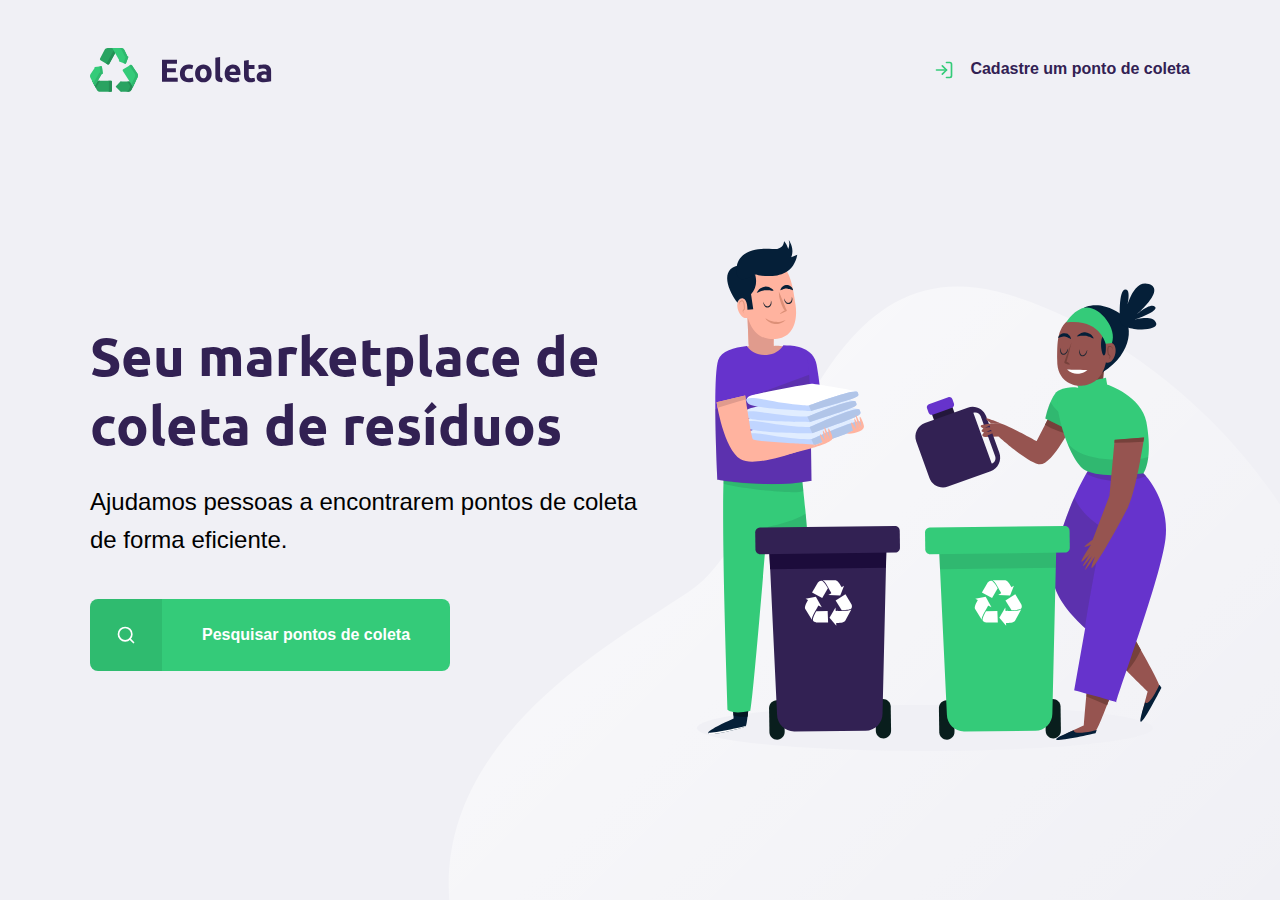
<file: index.html>
<!DOCTYPE html>
<html lang="pt_br">
  <head>
    <meta charset="UTF-8" />

    <meta http-equiv="X-UA-Compatible" content="IE=edge" />

    <meta name="viewport" content="width=device-width, initial-scale=1.0" />

    <title>Ecoleta</title>

    <link
      href="https://fonts.googleapis.com/css2?family=Ubuntu:wght@700&display=swap"
      rel="stylesheet"
    />

    <link rel="stylesheet" href="/styles/main.css" />
    <link rel="stylesheet" href="/styles/home.css" />
    <link rel="stylesheet" href="/styles/responsive.css" />
  </head>
  <body>
    <div id="page-home">
      <div class="content">
        <header>
          <img src="/assets/logo.svg" alt="Logomarca da Ecoleta" />
          <a href="#">
            <span></span>
            Cadastre um ponto de coleta
          </a>
        </header>

        <main>
          <h1>Seu marketplace de coleta de resíduos</h1>

          <p>
            Ajudamos pessoas a encontrarem pontos de coleta de forma eficiente.
          </p>
          <a href="#">
            <span></span>
            <strong>Pesquisar pontos de coleta</strong>
          </a>
        </main>
      </div>
    </div>
  </body>
</html>
</file>
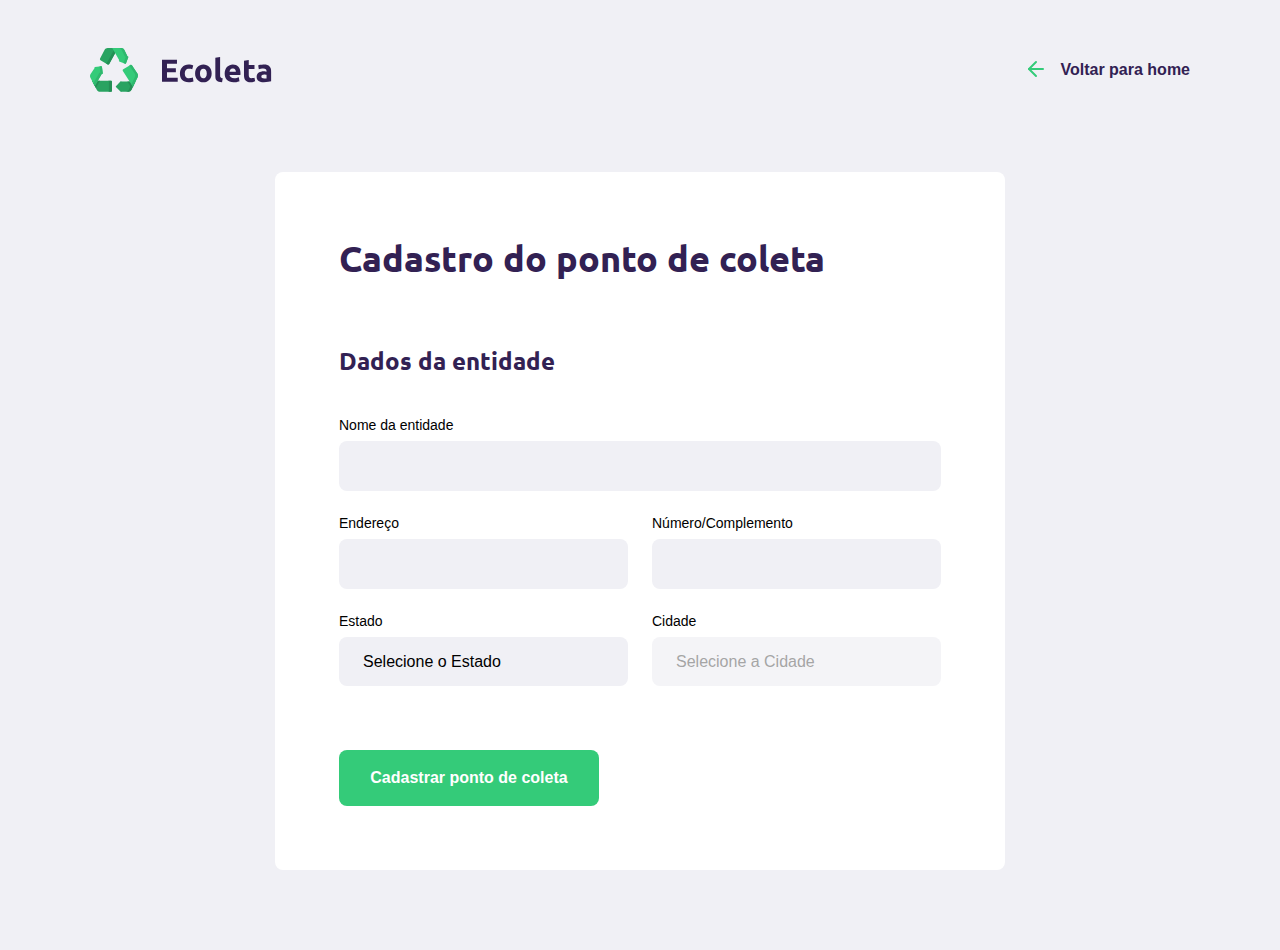
<file: create-point.html>
<!DOCTYPE html>
<html lang="pt_br">
  <head>
    <meta charset="UTF-8" />

    <meta http-equiv="X-UA-Compatible" content="IE=edge" />

    <meta name="viewport" content="width=device-width, initial-scale=1.0" />

    <title>Voltar</title>

    <link
      href="https://fonts.googleapis.com/css2?family=Ubuntu:wght@700&display=swap"
      rel="stylesheet"
    />

    <link rel="stylesheet" href="/styles/main.css" />
    <link rel="stylesheet" href="/styles/create-point.css" />

    <link rel="stylesheet" href="/styles/responsive.css" />
  </head>
  <body>
    <div id="page-create-point">
      <header>
        <img src="/assets/logo.svg" alt="Logomarca da Ecoleta" />
        <a href="#">
          <span></span>
          Voltar para home
        </a>
      </header>

      <form action="">
        <h1>Cadastro do ponto de coleta</h1>

        <fieldset>
          <legend>
            <h2>Dados da entidade</h2>
          </legend>

          <div class="field">
            <label for="name">Nome da entidade</label>
            <input type="text" name="name" />
          </div>

          <div class="field-group">
            <div class="field">
              <label for="address">Endereço</label>
              <input type="text" name="address" />
            </div>

            <div class="field">
              <label for="address2">Número/Complemento</label>
              <input type="text" name="address2" />
            </div>
          </div>

          <div class="field-group">
            <div class="field">
              <label for="state">Estado</label>
              <select name="uf">
                <option value="">Selecione o Estado</option>
              </select>

              <input type="hidden" name="state" />
            </div>

            <div class="field">
              <label for="city">Cidade</label>
              <select name="city" disabled>
                <option value="">Selecione a Cidade</option>
              </select>
            </div>
          </div>
        </fieldset>

        <button type="submit">Cadastrar ponto de coleta</button>
      </form>
    </div>

    <script src="/create-point.js"></script>
  </body>
</html>
</file>
<file: styles/main.css>
:root {
  --tittle-color: #322153;
  --primary-color: #34cb79;
}

* {
    margin: 0;
    padding: 0;
    box-sizing: border-box;
}

html {
  font-family: Roboto, sans-serif;
}

body {
  background: #f0f0f5;
  -webkit-font-smoothing: antialiased;
}

a {  
  text-decoration: none;
}

h1, h2, h3, h4, h5, h6 {
  font-family: Ubuntu, sans-serif;
  color: var(--tittle-color);
}
</file>
<file: styles/home.css>
#page-home {
  height: 100vh;
  background: url('../assets/home-background.svg') no-repeat;
  background-position: 35vw bottom;
}


#page-home .content {
width: 90%;
max-width: 1100px;
height: 100%;
display: flex;
flex-direction: column;

margin: 0 auto;
}

#page-home header {
margin-top: 48px;
display: flex;
align-items: center;
justify-content: space-between;
}

#page-home header a { 

display: flex;
color: var(--tittle-color);
font-weight: 700;
}

#page-home header a span {
margin-right: 16px;  
display: flex;

background-image: url(/assets/log-in.svg);

  width: 20px;
  height: 20px;
}

#page-home main {
max-width: 560px;

flex: 1;
display: flex;
flex-direction: column;
justify-content: center;
}

#page-home main h1 {
  font-size: 54px;
}

#page-home main p {
  font-size: 24px;
  line-height: 38px;
  margin-top: 24px;    
}

#page-home main a {
  width: 100%;
  max-width: 360px;
  height: 72px;

  border-radius: 8px;

  display: flex;
  align-items: center;

  margin-top: 40px;

  background-color: var(--primary-color);

  transition: 400ms;
}

#page-home main a:hover {
background-color: #2fb86e;  
}

#page-home main a span {
  width: 72px;
  height: 72px;

  border-top-left-radius: 8px;
  border-bottom-left-radius: 8px;

  background-color: rgba(0, 0, 0, 0.08);  

  display: flex;
  align-items: center;
  justify-content: center;
}

#page-home main a span::after {
  content: "";
  background-image: url(/assets/search.svg);

  width: 20px;
  height: 20px;

}

#page-home main a strong {
flex: 1;
color: white;

text-align: center;
}
</file>
<file: styles/responsive.css>
@media (max-width: 900px) {
  #page-home {
    background-position-x: 70vw;
  }

  #page-home .content {
    align-items: center;
    text-align: center;
  }

  #page-home header a {
    position: absolute;
    bottom: 48px;

    left: 50%;
    transform: translateX(-50%);
  }

  #page-home main {
    align-items: center;
  }
}

@media (min-width: 1700px) {
  #page-home {
    background-position-x: 40vw;
  }
}

@media (max-height: 760px) {
  #page-home {
    background-position-y: 200px;
  }
}
</file>
<file: styles/create-point.css>
#page-create-point {
  width: 90%;
  max-width: 1100px;
  margin: 0 auto;
}

#page-create-point header {
  margin-top: 48px;
  display: flex;
  justify-content: space-between;
  align-items: center;
}
#page-create-point header a {
   color: var(--tittle-color);
   font-weight: bold;
   display: flex;
   align-items: center;
}

#page-create-point header a span {
  margin-right: 16px;
  background-image: url(/assets/arrow-left.svg);
  width: 20px;
  height: 26px;
  display: flex;
}


form {
  background-color: white;
  margin: 80px auto;
  padding: 64px;
  border-radius: 8px;
  max-width: 730px;
}


form h1 {
  font-size: 36px;
}

form fieldset{
  margin-top: 64px;
  border: 0;
}

form legend {
  margin-bottom: 40px;
}

form legend h2 {  
  font-size: 24px;
}

form .field {
  flex: 1;
  display: flex;
  flex-direction: column;
  margin-bottom:  24px;
}

form .field-group {
  display: flex;
}

form input, form select {
  background-color: #f0f0f5;
  border: 0;
  padding: 16px 24px;
  font-size:  16px;
  outline: none;
  border-radius: 8px;

}

form select {
  -webkit-appearance: none;
  -moz-appearance: none;
  appearance: none;
}

form label {
  font-size: 14px;
  margin-bottom: 8px;
}

form .field-group .field + .field {
  margin-left: 24px;
}

form button {
  width: 260px;
  height: 56px;
  background-color: var(--primary-color);
  border-radius: 8px;
  color: white;
  font-weight: bold;
  font-size: 16px;
  border: 0;
  margin-top: 40px;
  transition: background-color 400ms;

}
</file>
